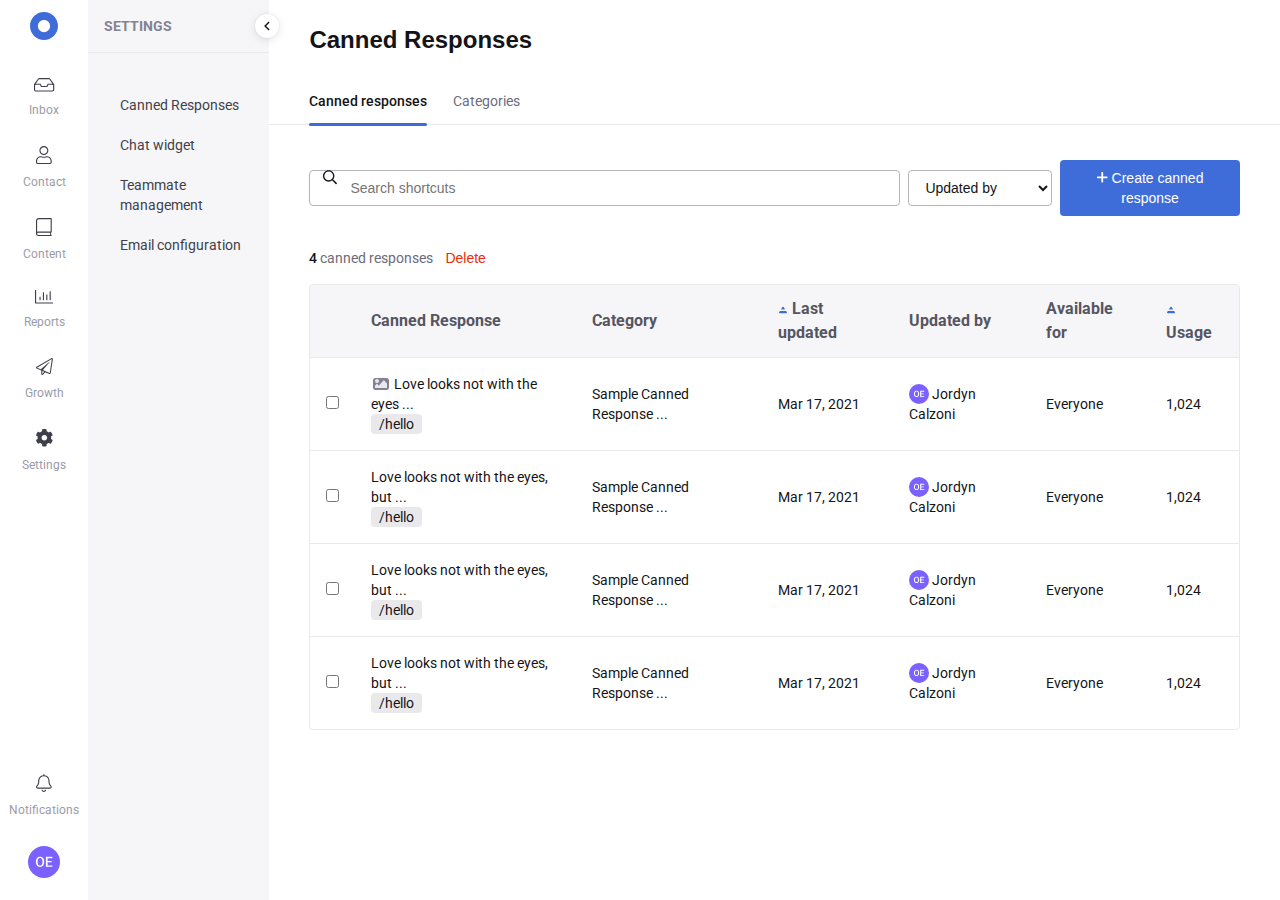
<file: index.html>
<!DOCTYPE html>
<html lang="en">
<head>
    <meta charset="UTF-8">
    <meta http-equiv="X-UA-Compatible" content="IE=edge">
    <meta name="viewport" content="width=device-width, initial-scale=1.0">
    <link rel="preconnect" href="https://fonts.googleapis.com">
    <link rel="preconnect" href="https://fonts.gstatic.com" crossorigin>
    <link href="https://fonts.googleapis.com/css2?family=Roboto:wght@400;500;700&display=swap" rel="stylesheet">
    <link rel="stylesheet" href="./assets/styles/main.css">
    <title>BT3</title>
</head>
<body>
    <div class="main">
        <div class="menu">
            <div class="menu__container">
                <img src="./assets/icon/logo.svg" alt="Logo" class="menu__logo">
                <ul class="menu__list">
                    <li class="menu__item">
                        <img class="menu__item-icon" src="./assets/icon/inbox.svg" alt="Inbox">
                        <p class="menu__item-title">Inbox</p>
                    </li>
                    <li class="menu__item">
                        <img class="menu__item-icon" src="./assets/icon/contact.svg" alt="Contact">
                        <p class="menu__item-title">Contact</p>
                    </li>
                    <li class="menu__item">
                        <img class="menu__item-icon" src="./assets/icon/content.svg" alt="Content">
                        <p class="menu__item-title">Content</p>
                    </li>
                    <li class="menu__item">
                        <img class="menu__item-icon" src="./assets/icon/report.svg" alt="Reports">
                        <p class="menu__item-title">Reports</p>
                    </li>
                    <li class="menu__item">
                        <img class="menu__item-icon" src="./assets/icon/growth.svg" alt="Growth">
                        <p class="menu__item-title">Growth</p>
                    </li>
                    <li class="menu__item">
                        <img class="menu__item-icon" src="./assets/icon/setting.svg" alt="Settings">
                        <p class="menu__item-title">Settings</p>
                    </li>
                </ul>
            </div>
            <ul class="menu__user">
                <li class="menu__user-item">
                    <img src="./assets/icon/bell.svg" alt="Notifications" class="menu__user-item-icon">
                    <p class="menu__user-item-title">Notifications</p>
                </li>
                <li class="menu__user-item">
                    <img src="./assets/icon/avatar.svg" alt="Avatar" class="menu__user-item-avatar">
                </li>
            </ul>
        </div>
        <div class="submenu">
            <h1 class="submenu__title">SETTINGS</h1>
            <div class="submenu__compartment"></div>
            <ul class="submenu__list">
                <li class="submenu__item">
                    <a href="#" class="submenu__item-link">Canned Responses</a>
                </li>
                <li class="submenu__item">
                    <a href="#" class="submenu__item-link">Chat widget</a>
                </li>
                <li class="submenu__item">
                    <a href="#" class="submenu__item-link">Teammate management</a>
                </li>
                <li class="submenu__item">
                    <a href="#" class="submenu__item-link">Email configuration</a>
                </li>
            </ul>
        </div>
        <div class="content">
            <button class="content__btn-left"><img src="./assets/icon/angle_left.svg" alt="Left"></button>
            <div class="content__title">Canned responses</div>
            <div class="content__tab">
                <a href="#" class="content__tab-item content__tab-item-active">Canned responses</a>
                <a href="#" class="content__tab-item">Categories</a>
            </div>
            <div class="content__compartment"></div>
            <div class="content__actionbar">
                <input type="search" class="content__actionbar-search" placeholder="Search shortcuts">
                    <img src="./assets/icon/search.svg" alt="search icon" class="content__actionbar-search-icon">
                </input>
                <select class="content__actionbar-select">
                    <option value="updated">Updated by</option>
                </select>
                <button class="content__actionbar-btn" onclick="window.location.href='../create-canned-response.html'">
                    <img src="./assets/icon/plus.svg" alt="plus icon">
                    Create canned response
                </button>
            </div>
            <div class="content__delete">
                <p class="content__delete-text"><span class="content__delete-count">4</span> canned responses</p>
                <button class="content__delete-btn">Delete</button>
            </div>
            <table class="content__table">
                <tr>
                    <th></th>
                    <th>Canned Response</th>
                    <th>Category</th>
                    <th><img src="./assets/icon/subtract.svg" alt="subtract"> Last updated</th>
                    <th>Updated by</th>
                    <th>Available for</th>
                    <th><img src="./assets/icon/subtract.svg" alt="subtract"> Usage</th>
                </tr>
                <tr>
                    <td><input type="checkbox" name="" id=""></td>
                    <td>
                        <img src="./assets/icon/icon_image.svg" alt="Image" class="content__table-img"> 
                        Love looks not with the eyes ...
                        <br><span class="content__table-hello">/hello</span>
                    </td>
                    <td>Sample Canned Response ...</td>
                    <td>Mar 17, 2021</td>
                    <td><img src="./assets/icon/avatar.svg" alt="Avatar" class="content__table-avatar"> Jordyn Calzoni</td>
                    <td>Everyone</td>
                    <td>1,024</td>
                </tr>
                <tr>
                    <td><input type="checkbox" name="" id=""></td>
                    <td>
                        Love looks not with the eyes, but ...
                        <br><span class="content__table-hello">/hello</span>
                    </td>
                    <td>Sample Canned Response ...</td>
                    <td>Mar 17, 2021</td>
                    <td><img src="./assets/icon/avatar.svg" alt="Avatar" class="content__table-avatar"> Jordyn Calzoni</td>
                    <td>Everyone</td>
                    <td>1,024</td>
                </tr>
                <tr>
                    <td><input type="checkbox" name="" id=""></td>
                    <td> 
                        Love looks not with the eyes, but ...
                        <br><span class="content__table-hello">/hello</span>
                    </td>
                    <td>Sample Canned Response ...</td>
                    <td>Mar 17, 2021</td>
                    <td><img src="./assets/icon/avatar.svg" alt="Avatar" class="content__table-avatar"> Jordyn Calzoni</td>
                    <td>Everyone</td>
                    <td>1,024</td>
                </tr>
                <tr>
                    <td><input type="checkbox" name="" id=""></td>
                    <td> 
                        Love looks not with the eyes, but ...
                        <br><span class="content__table-hello">/hello</span>
                    </td>
                    <td>Sample Canned Response ...</td>
                    <td>Mar 17, 2021</td>
                    <td><img src="./assets/icon/avatar.svg" alt="Avatar" class="content__table-avatar"> Jordyn Calzoni</td>
                    <td>Everyone</td>
                    <td>1,024</td>
                </tr>
            </table>
        </div>
    </div>
</body>
</html>
</file>
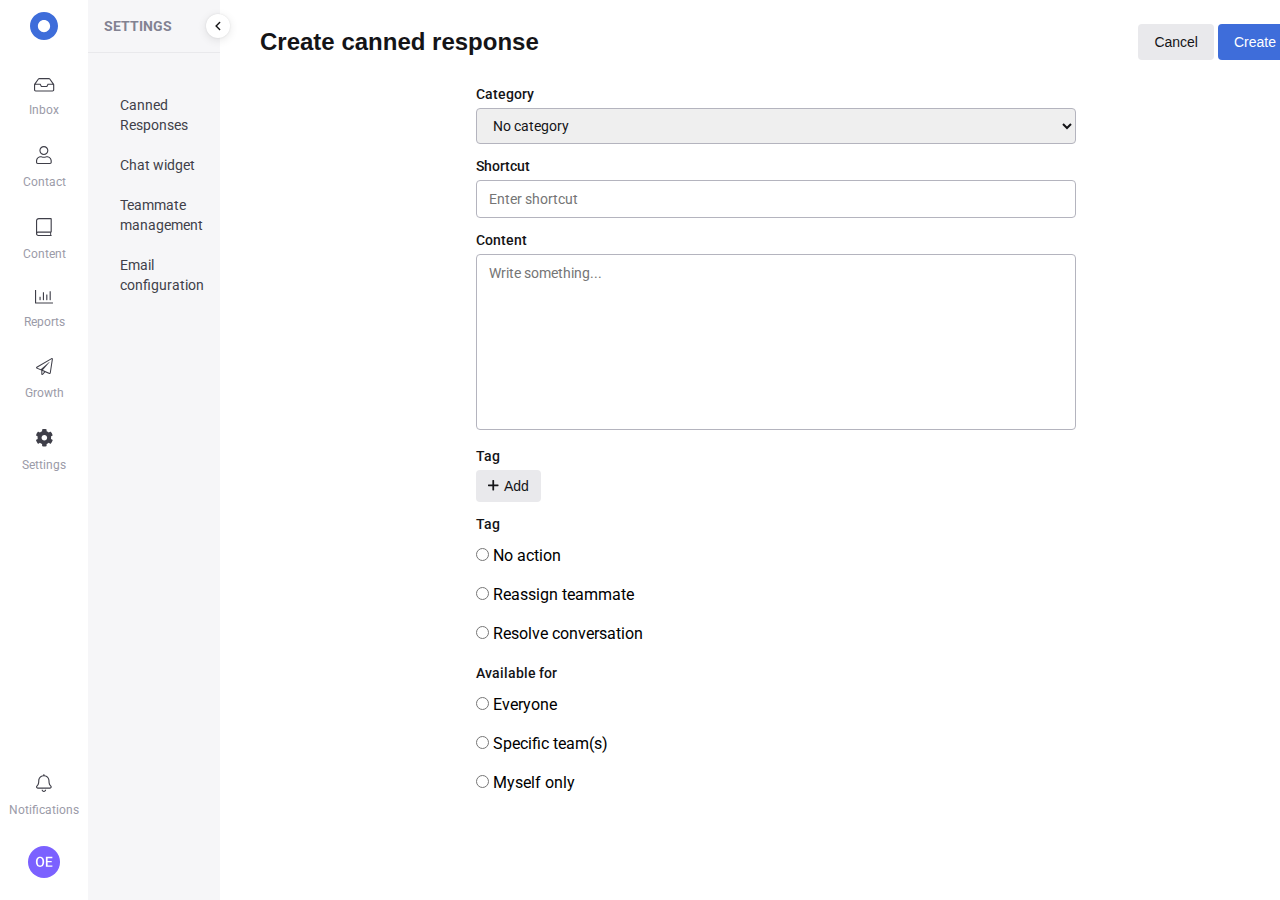
<file: create-canned-response.html>
<!DOCTYPE html>
<html lang="en">
<head>
    <meta charset="UTF-8">
    <meta http-equiv="X-UA-Compatible" content="IE=edge">
    <meta name="viewport" content="width=device-width, initial-scale=1.0">
    <link rel="preconnect" href="https://fonts.googleapis.com">
    <link rel="preconnect" href="https://fonts.gstatic.com" crossorigin>
    <link href="https://fonts.googleapis.com/css2?family=Roboto:wght@400;500;700&display=swap" rel="stylesheet">
    <link rel="stylesheet" href="./assets/styles/main.css">
    <title>BT3</title>
</head>
<body>
    <div class="main">
        <div class="menu">
            <div class="menu__container">
                <img src="./assets/icon/logo.svg" alt="Logo" class="menu__logo">
                <ul class="menu__list">
                    <li class="menu__item">
                        <img class="menu__item-icon" src="./assets/icon/inbox.svg" alt="Inbox">
                        <p class="menu__item-title">Inbox</p>
                    </li>
                    <li class="menu__item">
                        <img class="menu__item-icon" src="./assets/icon/contact.svg" alt="Contact">
                        <p class="menu__item-title">Contact</p>
                    </li>
                    <li class="menu__item">
                        <img class="menu__item-icon" src="./assets/icon/content.svg" alt="Content">
                        <p class="menu__item-title">Content</p>
                    </li>
                    <li class="menu__item">
                        <img class="menu__item-icon" src="./assets/icon/report.svg" alt="Reports">
                        <p class="menu__item-title">Reports</p>
                    </li>
                    <li class="menu__item">
                        <img class="menu__item-icon" src="./assets/icon/growth.svg" alt="Growth">
                        <p class="menu__item-title">Growth</p>
                    </li>
                    <li class="menu__item">
                        <img class="menu__item-icon" src="./assets/icon/setting.svg" alt="Settings">
                        <p class="menu__item-title">Settings</p>
                    </li>
                </ul>
            </div>
            <ul class="menu__user">
                <li class="menu__user-item">
                    <img src="./assets/icon/bell.svg" alt="Notifications" class="menu__user-item-icon">
                    <p class="menu__user-item-title">Notifications</p>
                </li>
                <li class="menu__user-item">
                    <img src="./assets/icon/avatar.svg" alt="Avatar" class="menu__user-item-avatar">
                </li>
            </ul>
        </div>
        <div class="submenu">
            <h1 class="submenu__title">SETTINGS</h1>
            <div class="submenu__compartment"></div>
            <ul class="submenu__list">
                <li class="submenu__item">
                    <a href="#" class="submenu__item-link">Canned Responses</a>
                </li>
                <li class="submenu__item">
                    <a href="#" class="submenu__item-link">Chat widget</a>
                </li>
                <li class="submenu__item">
                    <a href="#" class="submenu__item-link">Teammate management</a>
                </li>
                <li class="submenu__item">
                    <a href="#" class="submenu__item-link">Email configuration</a>
                </li>
            </ul>
        </div>
        <div class="content">
            <button class="content__btn-left"><img src="./assets/icon/angle_left.svg" alt="Left"></button>
            <div class="content__header">
                <div class="content__header-title">Create canned response</div>
                <div class="content__btn">
                    <button class="content__btn-canned" onclick="window.location.href='../index.html'">Cancel</button>
                    <button class="content__btn-create">Create</button>
                </div>
            </div>
            <form action="" class="content__form">
                <div class="content__form-item">
                    <p class="content__form-title">Category</p>
                    <select name="" id="" class="content__form-input">
                        <option value="">No category</option>
                    </select>
                </div>
                <div class="content__form-item">
                    <p class="content__form-title">Shortcut</p>
                    <input type="text" placeholder="Enter shortcut" class="content__form-input">
                </div>
                <div class="content__form-item">
                    <p class="content__form-title">Content</p>
                    <textarea name="" id="" cols="30" rows="10" placeholder="Write something..." class="content__form-input content__form-input-textbox"></textarea>
                </div>
                <div class="content__form-item">
                    <p class="content__form-title">Tag</p>
                    <button class="content__form-add"><img src="./assets/icon/plus_black.svg" alt="Plus" class="content__form-icon">Add</button>
                </div>
                <div class="content__form-item">
                    <p class="content__form-title">Tag</p>
                    <label for="no_action" class="content__form-label">
                        <input type="radio" id="no_action" name="action" value="No action">
                        No action
                        <span class="checkmark"></span>
                    </label>
                    <label for="reassign_teammate" class="content__form-label">
                        <input type="radio" id="reassign_teammate" name="action" value="Reassign teammate">
                        Reassign teammate

                    </label>
                    <label for="resolve_conversation" class="content__form-label">
                        <input type="radio" id="resolve_conversation" name="action" value="Resolve conversation">
                        Resolve conversation
                    </label>
                </div>
                <div class="content__form-item">
                    <p class="content__form-title">Available for</p>
                    <label for="everyone" class="content__form-label">
                        <input type="radio" id="everyone" name="available" value="Everyone">
                        Everyone
                    </label>
                    <label for="specific_team" class="content__form-label">
                        <input type="radio" id="specific_team" name="available" value="Specific team(s)">
                        Specific team(s)
                    </label>
                    <label for="myself_only" class="content__form-label">
                        <input type="radio" id="myself_only" name="available" value="Myself only">
                        Myself only
                    </label>
                </div>
            </form>
        </div>
    </div>
</body>
</html>
</file>
<file: assets/styles/main.css>
* {
  margin: 0;
  padding: 0;
  -webkit-box-sizing: border-box;
          box-sizing: border-box;
}

html {
  font-family: 'Roboto', sans-serif;
}

.main {
  display: -webkit-box;
  display: -ms-flexbox;
  display: flex;
  height: 100vh;
}

.menu {
  display: -webkit-box;
  display: -ms-flexbox;
  display: flex;
  -webkit-box-orient: vertical;
  -webkit-box-direction: normal;
      -ms-flex-direction: column;
          flex-direction: column;
  -webkit-box-pack: justify;
      -ms-flex-pack: justify;
          justify-content: space-between;
  -webkit-box-align: center;
      -ms-flex-align: center;
          align-items: center;
  max-width: 88px;
  padding: 8px;
  background-color: #FFFFFF;
}

.menu__logo {
  padding: 4px 22px;
}

.menu__list {
  margin-top: 20px;
  text-align: center;
  list-style: none;
}

.menu__item {
  margin-top: 8px;
  padding: 10px 0;
  font-style: normal;
  font-weight: 400;
  font-size: 12px;
  line-height: 16px;
  color: #9B9BA8;
  cursor: pointer;
}

.menu__item-title {
  margin-top: 6px;
}

.menu__item:hover {
  background: #F6F6F8;
  color: #3E6DDA;
  font-weight: 700;
  border-radius: 8px;
}

.menu__item:hover .menu__item-icon {
  -webkit-filter: invert(45%) sepia(12%) saturate(4709%) hue-rotate(193deg) brightness(87%) contrast(97%);
          filter: invert(45%) sepia(12%) saturate(4709%) hue-rotate(193deg) brightness(87%) contrast(97%);
}

.menu__user {
  text-align: center;
  list-style: none;
}

.menu__user-item {
  padding: 10px 0;
  font-weight: 400;
  font-size: 12px;
  line-height: 16px;
  color: #9B9BA8;
  cursor: pointer;
}

.menu__user-item-title {
  margin-top: 6px;
}

.menu__user-item-avatar {
  margin-top: 8px;
}

.menu__user-item:hover {
  background: #F6F6F8;
  color: #3E6DDA;
  font-weight: 700;
  border-radius: 8px;
}

.menu__user-item:hover .menu__user-item-icon {
  -webkit-filter: invert(45%) sepia(12%) saturate(4709%) hue-rotate(193deg) brightness(87%) contrast(97%);
          filter: invert(45%) sepia(12%) saturate(4709%) hue-rotate(193deg) brightness(87%) contrast(97%);
}

.submenu {
  width: 230px;
  background: #F6F6F8;
}

.submenu__title {
  padding: 16px;
  font-weight: 700;
  font-size: 14px;
  line-height: 20px;
  color: #828292;
}

.submenu__compartment {
  border-top: 1px solid #E9E9EC;
}

.submenu__list {
  margin-top: 32px;
  padding: 0 16px;
  list-style: none;
}

.submenu__item {
  padding-top: 10px;
  padding-bottom: 10px;
  padding-left: 16px;
  cursor: pointer;
}

.submenu__item-link {
  text-decoration: none;
  font-weight: 400;
  font-size: 14px;
  line-height: 20px;
  color: #3F3F49;
}

.submenu__item:hover {
  background: #E9E9EC;
  border-radius: 4px;
  font-weight: 700;
}

.submenu__item:hover .submenu__item-link {
  color: #3E6DDA;
}

.content {
  position: relative;
  padding: 0 40px;
  border-radius: 8px 0px 0px 8px;
  background-color: #FFFFFF;
}

.content__btn-left {
  position: absolute;
  width: 24px;
  height: 24px;
  top: 14px;
  left: -14px;
  background: #FFFFFF;
  -webkit-box-shadow: 0px 0px 2px rgba(0, 0, 0, 0.1), 0px 2px 10px rgba(0, 0, 0, 0.1);
          box-shadow: 0px 0px 2px rgba(0, 0, 0, 0.1), 0px 2px 10px rgba(0, 0, 0, 0.1);
  border-radius: 50%;
  border-style: none;
  cursor: pointer;
}

.content__title {
  margin-top: 24px;
  font-weight: 600;
  font-size: 24px;
  line-height: 32px;
  text-transform: capitalize;
  color: #141417;
  src: url("../font/Gibson-Regular/Gibson-Regular.ttf");
  font-family: 'Gibson', sans-serif;
}

.content__tab {
  display: -webkit-box;
  display: -ms-flexbox;
  display: flex;
  margin-top: 20px;
}

.content__tab-item {
  padding: 15px 0;
  margin-right: 26px;
  font-weight: 400;
  font-size: 14px;
  line-height: 20px;
  text-align: center;
  color: #6B6B7B;
  text-decoration: none;
}

.content__tab-item-active {
  position: relative;
  font-weight: 500;
  color: #141417;
}

.content__tab-item-active::before {
  content: "";
  position: absolute;
  bottom: 0;
  left: 0;
  width: 100%;
  height: 3px;
  background: #3E6DDA;
  border-radius: 3px;
  z-index: 1;
}

.content__compartment {
  position: absolute;
  top: 124px;
  left: 0;
  width: 100vw;
  border-top: 1px solid #E9E9EC;
}

.content__actionbar {
  position: relative;
  margin-top: 34px;
  display: -webkit-box;
  display: -ms-flexbox;
  display: flex;
  -webkit-box-align: center;
      -ms-flex-align: center;
          align-items: center;
}

.content__actionbar-search {
  width: 665px;
  height: 36px;
  padding: 8px 12px 8px 40px;
  background: #FFFFFF;
  border: 1px solid #B4B4BE;
  border-radius: 4px;
  font-weight: 400;
  font-size: 14px;
  line-height: 20px;
  color: #6B6B7B;
}

.content__actionbar-search-icon {
  position: absolute;
  left: 14px;
  top: 10px;
}

.content__actionbar-select {
  width: 160px;
  height: 36px;
  padding: 8px 12px;
  margin: 0 8px;
  background: #FFFFFF;
  border: 1px solid #B4B4BE;
  border-radius: 4px;
  font-weight: 400;
  font-size: 14px;
  line-height: 20px;
  color: #141417;
}

.content__actionbar-btn {
  padding: 8px 16px;
  background: #3E6DDA;
  border-radius: 4px;
  font-weight: 500;
  font-size: 14px;
  line-height: 20px;
  text-align: center;
  color: #FFFFFF;
  cursor: pointer;
  border-style: none;
}

.content__delete {
  display: -webkit-box;
  display: -ms-flexbox;
  display: flex;
  margin-top: 26px;
  -webkit-box-align: center;
      -ms-flex-align: center;
          align-items: center;
}

.content__delete-text {
  font-weight: 400;
  font-size: 14px;
  line-height: 20px;
  color: #6B6B7B;
}

.content__delete-count {
  font-weight: 500;
  color: #141417;
}

.content__delete-btn {
  padding: 6px 12px;
  font-weight: 500;
  font-size: 14px;
  line-height: 20px;
  color: #EC2B08;
  background-color: #FFFFFF;
  border: none;
  cursor: pointer;
}

.content__table {
  width: 100%;
  margin-top: 10px;
  border-spacing: 0;
  border: 1px solid #E9E9EC;
  border-radius: 4px;
  overflow: hidden;
}

.content__table-hello {
  padding: 2px 8px;
  background: #E9E9EC;
  border-radius: 4px;
}

.content__table-img {
  vertical-align: bottom;
}

.content__table-avatar {
  width: 20px;
  height: 20px;
  vertical-align: bottom;
}

.content__table td {
  padding: 16px 16px;
  border-bottom: 1px solid #E9E9EC;
  font-weight: 400;
  font-size: 14px;
  line-height: 20px;
  color: #141417;
  vertical-align: middle;
}

.content__table tr:last-child > td {
  border-bottom: none;
}

.content__table th {
  padding: 12px 16px;
  background-color: #F6F6F8;
  border-bottom: 1px solid #E9E9EC;
  font-weight: 700;
  font-size: 16px;
  line-height: 24px;
  color: #555562;
  text-align: left;
}

.content__table th:ntn-child(1) {
  width: 5%;
}

.content__table th:ntn-child(2) {
  width: 25%;
}

.content__table th:ntn-child(3), .content__table th:ntn-child(4), .content__table th:ntn-child(5), .content__table th:ntn-child(6) {
  width: 15%;
}

.content__table th:ntn-child(7) {
  width: 10%;
}

.content__header {
  display: -webkit-box;
  display: -ms-flexbox;
  display: flex;
  -webkit-box-pack: justify;
      -ms-flex-pack: justify;
          justify-content: space-between;
  -webkit-box-align: center;
      -ms-flex-align: center;
          align-items: center;
  margin-top: 24px;
}

.content__header-title {
  src: url("../font/Gibson-Regular/Gibson-Regular.ttf");
  font-family: 'Gibson', sans-serif;
  font-weight: 600;
  font-size: 24px;
  line-height: 32px;
  color: #141417;
}

.content__btn-canned {
  padding: 8px 16px;
  background: #E9E9EC;
  border-radius: 4px;
  font-weight: 500;
  font-size: 14px;
  line-height: 20px;
  color: #141417;
  border-style: none;
  cursor: pointer;
}

.content__btn-create {
  padding: 8px 16px;
  background: #3E6DDA;
  border-radius: 4px;
  font-weight: 500;
  font-size: 14px;
  line-height: 20px;
  color: #FFFFFF;
  border-style: none;
  cursor: pointer;
}

.content__form {
  margin: 0 216px;
  margin-top: 24px;
}

.content__form-item {
  margin-bottom: 12px;
}

.content__form-title {
  margin-bottom: 4px;
  font-weight: 500;
  font-size: 14px;
  line-height: 20px;
  color: #141417;
}

.content__form-input {
  width: 600px;
  padding: 8px 12px;
  border: 1px solid #B4B4BE;
  border-radius: 4px;
  font-family: 'Roboto', sans-serif;
  font-weight: 400;
  font-size: 14px;
  line-height: 20px;
  color: #141417;
}

.content__form-input-textbox {
  height: 176px;
  resize: none;
}

.content__form-add {
  padding: 6px 12px;
  background: #E9E9EC;
  border-radius: 4px;
  border-style: none;
  font-weight: 500;
  font-size: 14px;
  line-height: 20px;
  color: #141417;
  text-align: center;
  cursor: pointer;
}

.content__form-label {
  display: block;
  padding: 8px 0;
  margin-bottom: 4px;
  cursor: pointer;
}

.content__form-icon {
  margin-right: 5px;
}
/*# sourceMappingURL=main.css.map */
</file>
